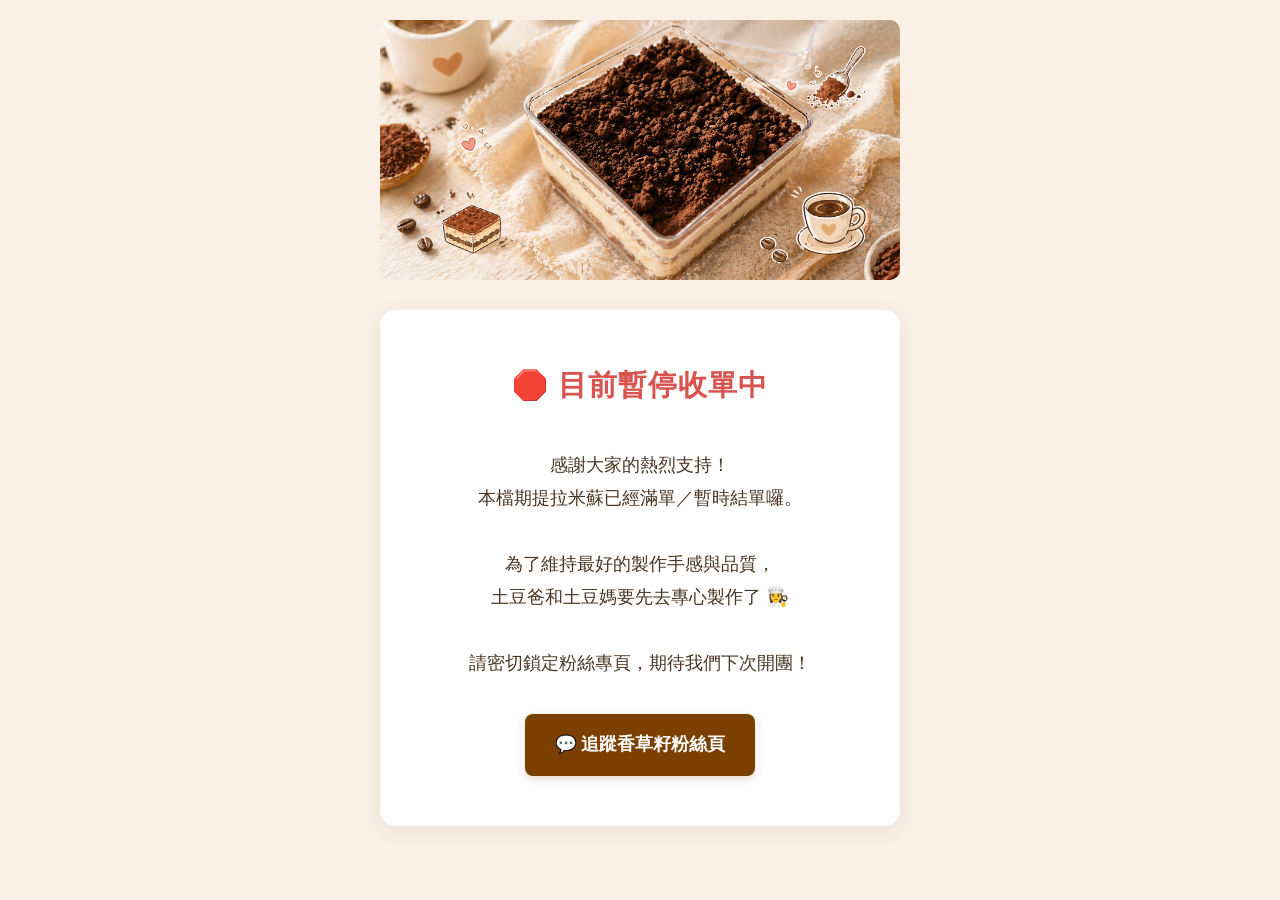
<file: index.html>
<!DOCTYPE html>
<html lang="zh-TW">
<head>
    <meta charset="UTF-8">
    <meta name="viewport" content="width=device-width, initial-scale=1.0">
    <title>香草籽甜點｜提拉米蘇 (已結單)</title>
    <link rel="stylesheet" href="style.css">
</head>
<body>
    <div style="text-align: center; margin-bottom: 20px;">
        <img src="2cf6576baff6f75f4d1b7d0b196b407e36dacaaf8d48ecd1355a7191ee636b63.PNG" alt="LOGO">
    </div>
    
    <div class="container" style="text-align: center; padding: 50px 20px;">
        <h2 style="border-bottom: none; font-size: 1.8rem; margin-top: 0; color: #D9534F;">🛑 目前暫停收單中</h2>
        
        <p style="font-size: 1.15rem; color: #4B3621; margin-top: 20px; line-height: 1.8;">
            感謝大家的熱烈支持！<br>
            本檔期提拉米蘇已經滿單／暫時結單囉。<br><br>
            為了維持最好的製作手感與品質，<br>
            土豆爸和土豆媽要先去專心製作了 👩‍🍳<br><br>
            請密切鎖定粉絲專頁，期待我們下次開團！
        </p>
        
        <div style="margin-top: 35px;">
            <a href="https://www.facebook.com/VanillaPatisserie.Tainan" target="_blank" style="display: inline-block; background: #7B3F00; color: white; padding: 15px 30px; text-decoration: none; border-radius: 8px; font-weight: bold; font-size: 1.1rem; box-shadow: 0 3px 8px rgba(123,63,0,0.2);">💬 追蹤香草籽粉絲頁</a>
        </div>
    </div>
</body>
</html>
</file>
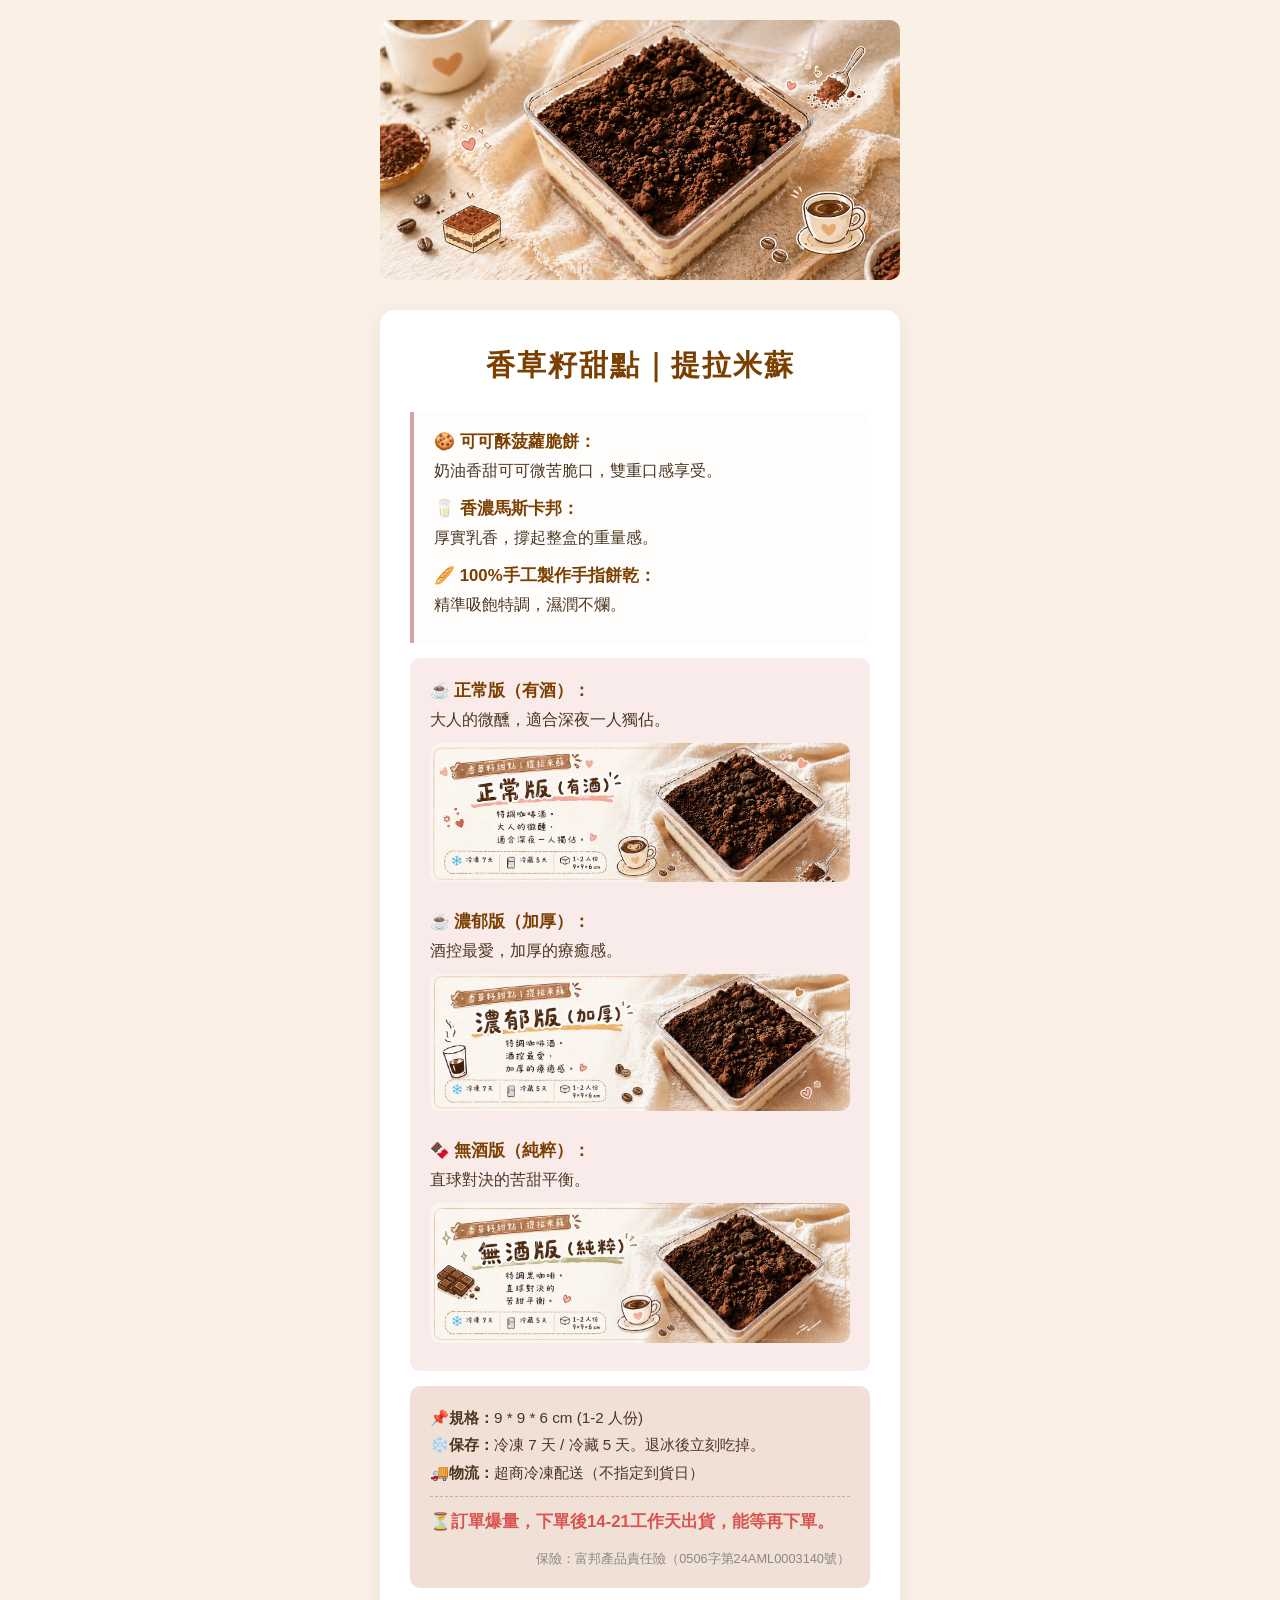
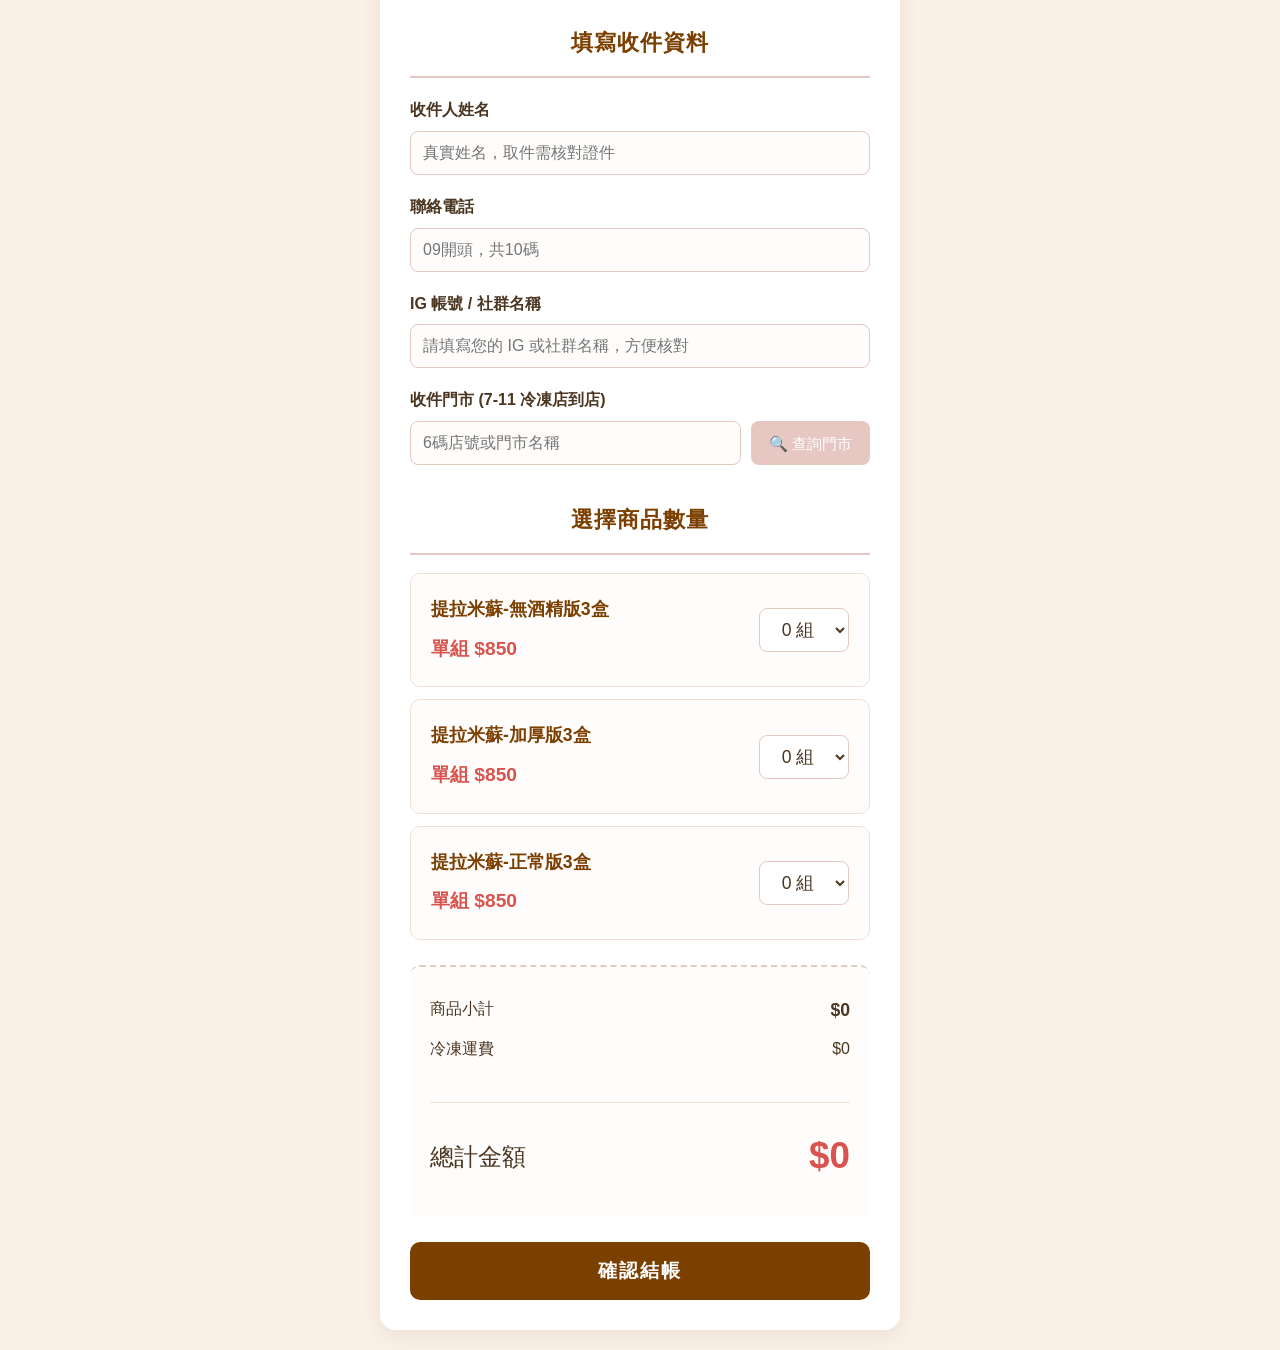
<file: index_正常接單版.html>
<!DOCTYPE html>
<html lang="zh-TW">
<head>
    <meta charset="UTF-8">
    <meta name="viewport" content="width=device-width, initial-scale=1.0">
    <title>香草籽甜點｜提拉米蘇冷凍團</title>
    <link rel="stylesheet" href="style.css">
</head>
<body>
    <!-- 幫妳把 LOGO 置中，視覺上會更漂亮 -->
    <div style="text-align: center; margin-bottom: 20px;">
        <img src="2cf6576baff6f75f4d1b7d0b196b407e36dacaaf8d48ecd1355a7191ee636b63.PNG" alt="LOGO">
    </div>
    
<div class="container" id="main_form">
    <div class="hero-section">
        <div class="hero-title">香草籽甜點｜提拉米蘇</div>
        
        <div class="feature-box">
            <div class="feature-item"><strong>🍪 可可酥菠蘿脆餅：</strong><br>奶油香甜可可微苦脆口，雙重口感享受。</div>
            <div class="feature-item"><strong>🥛 香濃馬斯卡邦：</strong><br>厚實乳香，撐起整盒的重量感。</div>
            <div class="feature-item"><strong>🥖 100%手工製作手指餅乾：</strong><br>精準吸飽特調，濕潤不爛。</div>
        </div>

        <div class="flavor-box">
            <div class="feature-item">☕️ <strong>正常版（有酒）：</strong><br>大人的微醺，適合深夜一人獨佔。</div>
            <img src="3cj.jpg" alt="正常版（有酒）" style="margin-bottom: 15px;">
            
            <div class="feature-item">☕️ <strong>濃郁版（加厚）：</strong><br>酒控最愛，加厚的療癒感。</div>
            <img src="2mj.jpg" alt="濃郁版（加厚）" style="margin-bottom: 15px;">
            
            <div class="feature-item">🍫 <strong>無酒版（純粹）：</strong><br>直球對決的苦甜平衡。</div>
            <img src="1noj.jpg" alt="無酒版（純粹）">
        </div>

        <div class="rule-box">
            <div>📌<strong>規格：</strong>9 * 9 * 6 cm (1-2 人份)</div>
            <div>❄️<strong>保存：</strong>冷凍 7 天 / 冷藏 5 天。退冰後立刻吃掉。</div>
            <div>🚚<strong>物流：</strong>超商冷凍配送（不指定到貨日）</div>
            <div class="alert-text">⏳訂單爆量，下單後14-21工作天出貨，能等再下單。</div>
            <div class="insurance-text">保險：富邦產品責任險（0506字第24AML0003140號）</div>
        </div>
    </div>

    <h2>填寫收件資料</h2>
    <label>收件人姓名</label>
    <input type="text" id="cust_name" placeholder="真實姓名，取件需核對證件">

    <label>聯絡電話</label>
    <input type="tel" id="cust_phone" placeholder="09開頭，共10碼" maxlength="10">

    <!-- 👇 這是為妳加回來的 IG 社群名稱欄位 👇 -->
    <label>IG 帳號 / 社群名稱</label>
    <input type="text" id="cust_social" placeholder="請填寫您的 IG 或社群名稱，方便核對">
    <!-- 👆 新增結束 👆 -->

    <label>收件門市 (7-11 冷凍店到店)</label>
    <div class="store-input-group">
        <input type="text" id="shipping_store" placeholder="6碼店號或門市名稱">
        <a href="https://emap.pcsc.com.tw/emap.aspx" target="_blank">🔍 查詢門市</a>
    </div>

    <h2>選擇商品數量</h2>
    <div id="cart-container">
        <div class="cart-item">
            <div class="cart-item-title">
                <strong>提拉米蘇-無酒精版3盒</strong>
                <span class="unit-price">單組 $850</span>
            </div>
            <select id="qty_no_alcohol" class="qty-select" onchange="calculateTotal()">
                <option value="0">0 組</option><option value="1">1 組</option><option value="2">2 組</option>
                <option value="3">3 組</option><option value="4">4 組</option><option value="5">5 組</option>
                <option value="6">6 組</option><option value="7">7 組</option><option value="8">8 組</option>
                <option value="9">9 組</option><option value="10">10 組</option>
            </select>
        </div>
        
        <div class="cart-item">
            <div class="cart-item-title">
                <strong>提拉米蘇-加厚版3盒</strong>
                <span class="unit-price">單組 $850</span>
            </div>
            <select id="qty_strong" class="qty-select" onchange="calculateTotal()">
                <option value="0">0 組</option><option value="1">1 組</option><option value="2">2 組</option>
                <option value="3">3 組</option><option value="4">4 組</option><option value="5">5 組</option>
                <option value="6">6 組</option><option value="7">7 組</option><option value="8">8 組</option>
                <option value="9">9 組</option><option value="10">10 組</option>
            </select>
        </div>

        <div class="cart-item">
            <div class="cart-item-title">
                <strong>提拉米蘇-正常版3盒</strong>
                <span class="unit-price">單組 $850</span>
            </div>
            <select id="qty_normal" class="qty-select" onchange="calculateTotal()">
                <option value="0">0 組</option><option value="1">1 組</option><option value="2">2 組</option>
                <option value="3">3 組</option><option value="4">4 組</option><option value="5">5 組</option>
                <option value="6">6 組</option><option value="7">7 組</option><option value="8">8 組</option>
                <option value="9">9 組</option><option value="10">10 組</option>
            </select>
        </div>
    </div>

    <div class="summary">
        <p><span>商品小計</span><span id="subtotal" style="font-weight: bold; font-size: 1.1rem;">$0</span></p>
        <p><span>冷凍運費</span><span id="shipping_fee">$129</span></p>
        <div class="free-shipping-msg" id="free_shipping_msg"></div>
        <p class="total-row">
            <span style="font-size: 1.5rem;">總計金額</span>
            <span id="grand_total" class="grand-total-price">$0</span>
        </p>
    </div>

    <button onclick="submitOrder()">確認結帳</button>
</div>

<div id="success_template" style="display: none;">
    <h2 style="border-bottom: none; font-size: 1.6rem; margin-top: 10px;">🎉 訂單已送出！</h2>
    <div class="highlight-total">
        <p class="label">請匯款以下總金額 💰</p>
        <p id="final_show_total" class="final-huge-price"></p>
        <p class="order-id-display">專屬訂單編號：<span id="final_order_id" style="color:#D9534F;"></span></p>
    </div>
    <p style="text-align: center; color: #4B3621;">請透過以下方式完成付款，並截圖此畫面回傳給我們。</p>
    <div class="success-box">
        <p style="color: #7B3F00; font-size: 1.1rem;"><strong>🏦銀行轉帳</strong></p>
        <p>銀行代碼：<strong>812 台新銀行</strong></p>
        <p>帳號：<strong>28881023351575</strong></p>
        <hr style="border: 0; border-top: 1px dashed #E6C7C2; margin: 20px 0;">
        <p style="color: #7B3F00; font-size: 1.1rem;"><strong>📱手機好友轉帳（LinePay / iPassMoney）</strong></p>
        <p>點擊下方按鈕，需先加闆娘個人LINE：</p>
        <a href="https://line.me/ti/p/taMX75HZDW" target="_blank" class="linepay-btn">（免手續費-加好友後🉑直接手機轉帳）</a>
    </div>
    
    <p style="text-align: center; font-size: 0.95rem; margin-top: 25px; color: #965A3E; font-weight: bold;">⚠️ 匯款完成後，請記得私訊我們「訂單編號」與「帳號後五碼」喔！</p>
    
    <div style="text-align: center; margin-top: 15px;">
        <a href="https://www.facebook.com/VanillaPatisserie.Tainan" target="_blank" class="fb-btn">💬 點此私訊香草籽粉絲頁</a>
    </div>
</div>

<script src="script.js"></script>
</body>
</html>
</file>
<file: style.css>
body { font-family: "PingFang TC", "Heiti TC", "Noto Sans CJK TC", sans-serif; padding: 20px; max-width: 520px; margin: auto; line-height: 1.8; background-color: #FAF0E6; color: #4B3621; }
.container { background: white; padding: 30px; border-radius: 15px; box-shadow: 0 5px 20px rgba(75,54,33,0.08); }
.hero-section { margin-bottom: 30px; }
.hero-title { font-size: 1.8rem; color: #7B3F00; font-weight: bold; text-align: center; margin-bottom: 20px; letter-spacing: 2px; }

/* 圖片樣式設定 */
img { max-width: 100%; height: auto; border-radius: 10px; }
.top-logo { width: 120px; border-radius: 0; }
.product-main-img { width: 100%; height: 250px; object-fit: cover; margin-bottom: 15px; box-shadow: 0 4px 10px rgba(75,54,33,0.1); }

.feature-box { background: #FFFDFB; border-left: 4px solid #D4A5A5; padding: 15px 20px; margin-bottom: 15px; border-radius: 0 8px 8px 0; }
.feature-item { margin-bottom: 8px; }
.feature-item strong { color: #7B3F00; font-size: 1.05rem; }

.flavor-box { background: #F9EBEA; padding: 18px 20px; border-radius: 10px; margin-bottom: 15px; }
.rule-box { background: #F1E0D6; padding: 18px 20px; border-radius: 10px; font-size: 0.95rem; }
.alert-text { color: #D9534F; font-weight: bold; font-size: 1.05rem; margin-top: 10px; border-top: 1px dashed #D4A5A5; padding-top: 10px; }
.insurance-text { font-size: 0.8rem; color: #888; margin-top: 10px; text-align: right; }

h2 { color: #7B3F00; text-align: center; border-bottom: 2px solid #E6C7C2; padding-bottom: 12px; font-size: 1.4rem; letter-spacing: 1px; margin-top: 35px; }
label { font-weight: bold; display: block; margin-top: 18px; color: #4B3621; }
input[type="text"], input[type="tel"] { width: 100%; padding: 12px; margin-top: 6px; box-sizing: border-box; border: 1px solid #E6C7C2; border-radius: 8px; background-color: #FFFDFB; font-size: 1rem; color: #4B3621; }
input[type="text"]:focus, input[type="tel"]:focus { outline: none; border-color: #965A3E; box-shadow: 0 0 5px rgba(150,90,62,0.2); }

.cart-item { display: flex; justify-content: space-between; align-items: center; margin: 12px 0; padding: 20px; background: #FFFDFB; border-radius: 10px; border: 1px solid #F1E0D6; }
.cart-item-title strong { font-size: 1.1rem; color: #7B3F00; }
.unit-price { display: block; font-size: 1.2rem; font-weight: bold; color: #D9534F; margin-top: 6px; }
.qty-select { width: 90px; padding: 10px; border: 1px solid #E6C7C2; border-radius: 8px; font-size: 1.1rem; text-align: center; background: white; color: #4B3621; cursor: pointer; }

.store-input-group { display: flex; gap: 10px; margin-top: 6px; align-items: stretch; }
.store-input-group input { margin-top: 0; flex-grow: 1; }
.store-input-group a { display: flex; align-items: center; justify-content: center; background-color: #E6C7C2; padding: 0 18px; text-decoration: none; color: white; border-radius: 8px; font-size: 0.95rem; white-space: nowrap; transition: 0.3s; }
.store-input-group a:hover { background-color: #D4A5A5; }

.summary { margin-top: 25px; border-top: 2px dashed #E6C7C2; padding-top: 20px; background-color: #FFFDFB; padding: 20px; border-radius: 10px; }
.summary p { margin: 8px 0; display: flex; justify-content: space-between; font-size: 1rem; }
.free-shipping-msg { color: #D9534F; font-weight: bold; font-size: 0.95rem; text-align: right; margin-top: 5px; min-height: 1.5em; }

.total-row { display: flex; align-items: center; justify-content: space-between; margin-top: 15px; border-top: 1px solid #F1E0D6; padding-top: 20px; }
.grand-total-price { color: #D9534F; font-size: 2.3rem; font-weight: bold; }

button { width: 100%; padding: 16px; background-color: #7B3F00; color: white; border: none; font-size: 1.2rem; font-weight: bold; border-radius: 10px; cursor: pointer; margin-top: 25px; transition: 0.3s; letter-spacing: 2px; }
button:hover { background-color: #965A3E; transform: translateY(-2px); }
button:disabled { background-color: #C0C0C0; cursor: not-allowed; }

.highlight-total { background: #FFFDFB; border: 2px dashed #D9534F; border-radius: 10px; padding: 20px; text-align: center; margin: 15px 0; }
.final-huge-price { font-size: 3rem; color: #D9534F; font-weight: bold; margin: 10px 0; line-height: 1.2; }
.order-id-display { font-size: 1.2rem; color: #7B3F00; font-weight: bold; margin-top: 15px; border-top: 1px solid #F1E0D6; padding-top: 15px; }

.success-box { background: #FFFDFB; padding: 25px; border-radius: 10px; border: 1px solid #E6C7C2; margin-top: 20px; text-align: left; }
.linepay-btn { display: inline-block; background: #06C755; color: white; padding: 12px 20px; text-decoration: none; border-radius: 8px; font-weight: bold; margin-top: 10px; letter-spacing: 1px; }
.fb-btn { display: inline-block; background: #7B3F00; color: white; padding: 12px 25px; text-decoration: none; border-radius: 8px; font-weight: bold; margin-top: 10px; letter-spacing: 1px; transition: 0.3s; box-shadow: 0 3px 8px rgba(123,63,0,0.2); }
.fb-btn:hover { background: #965A3E; transform: translateY(-2px); }

/* --- 手機版專屬微調 (螢幕寬度小於 600px 時生效) --- */
@media (max-width: 600px) {
    body { padding: 10px; }
    .container { padding: 15px; }
    .cart-item { padding: 12px; }
    .cart-item-title strong { font-size: 1rem; }
    .unit-price { font-size: 1.1rem; }
    .qty-select { width: 80px; padding: 8px; font-size: 1rem; }
    .store-input-group { flex-direction: column; }
    .store-input-group a { padding: 12px; margin-top: 5px; }
    .total-row { font-size: 1.3rem; }
    .grand-total-price { font-size: 1.8rem; }
    .final-huge-price { font-size: 2.2rem; }
}
</file>
